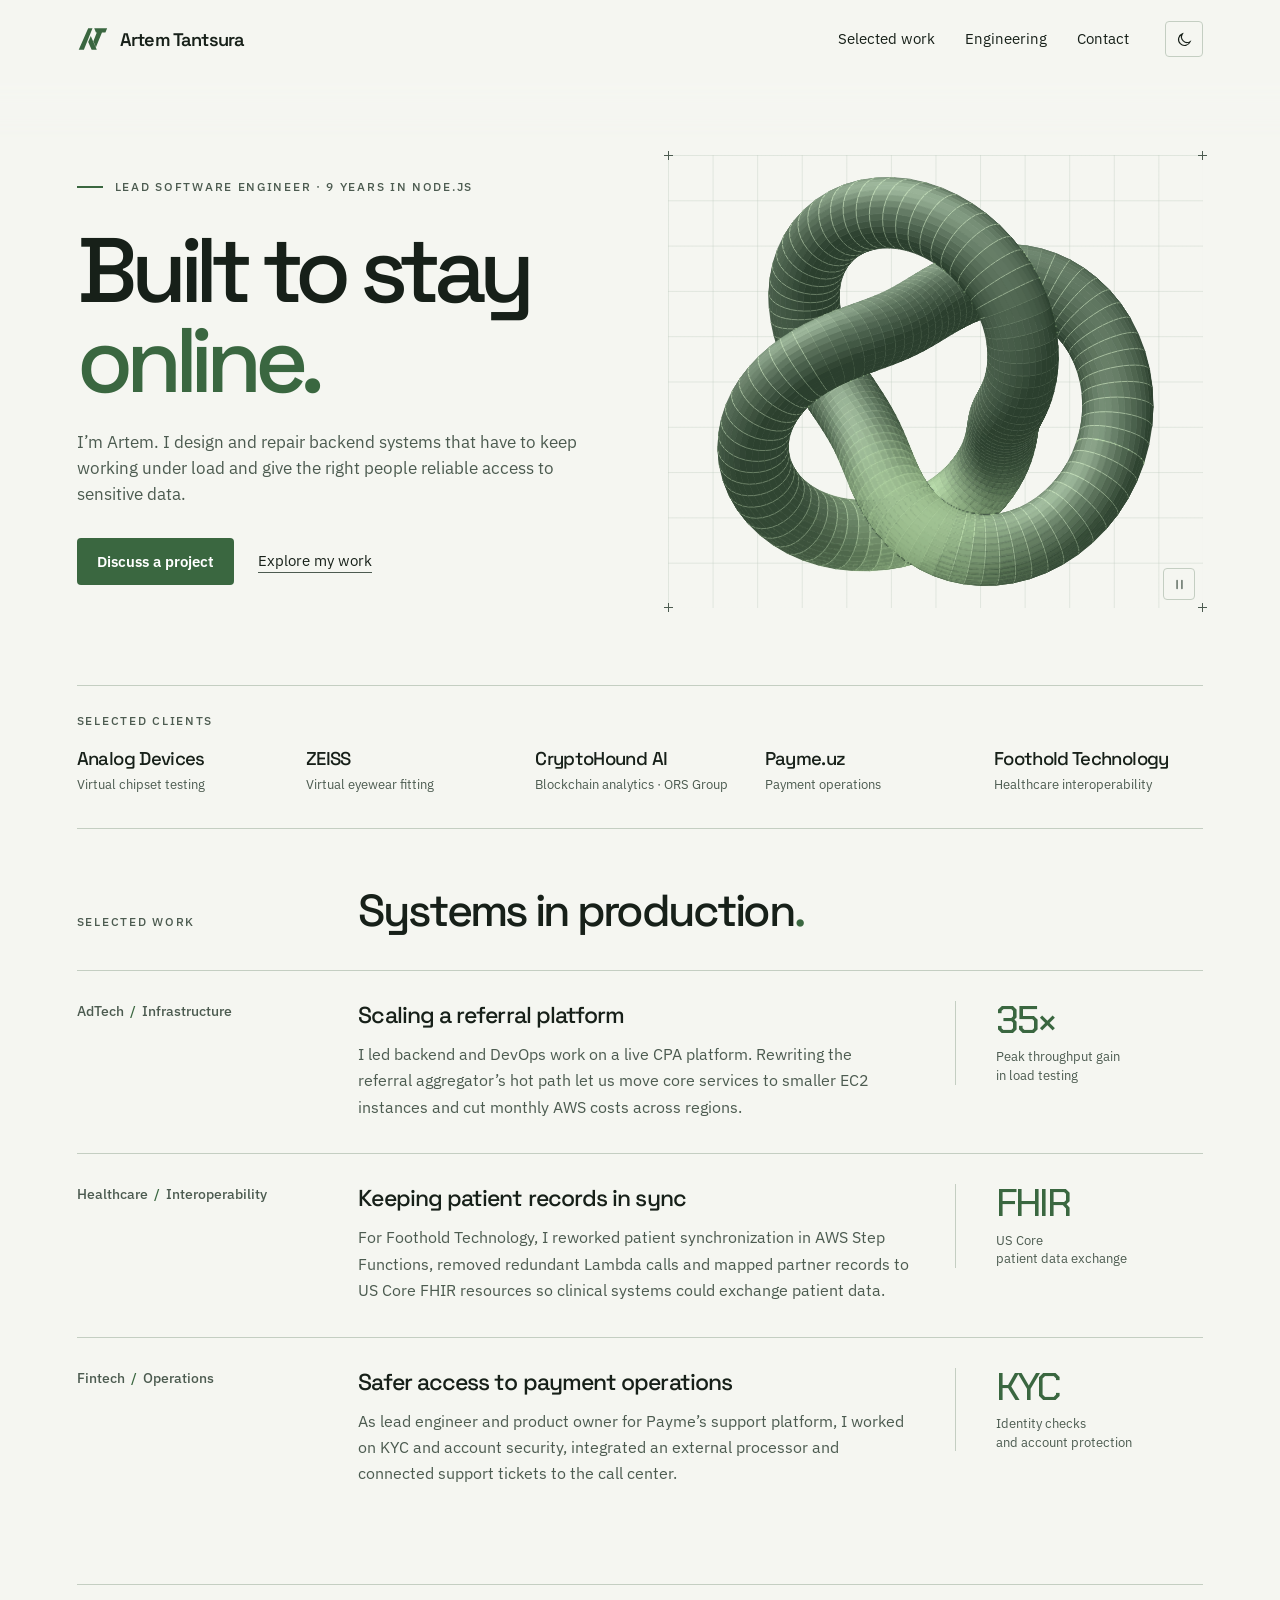
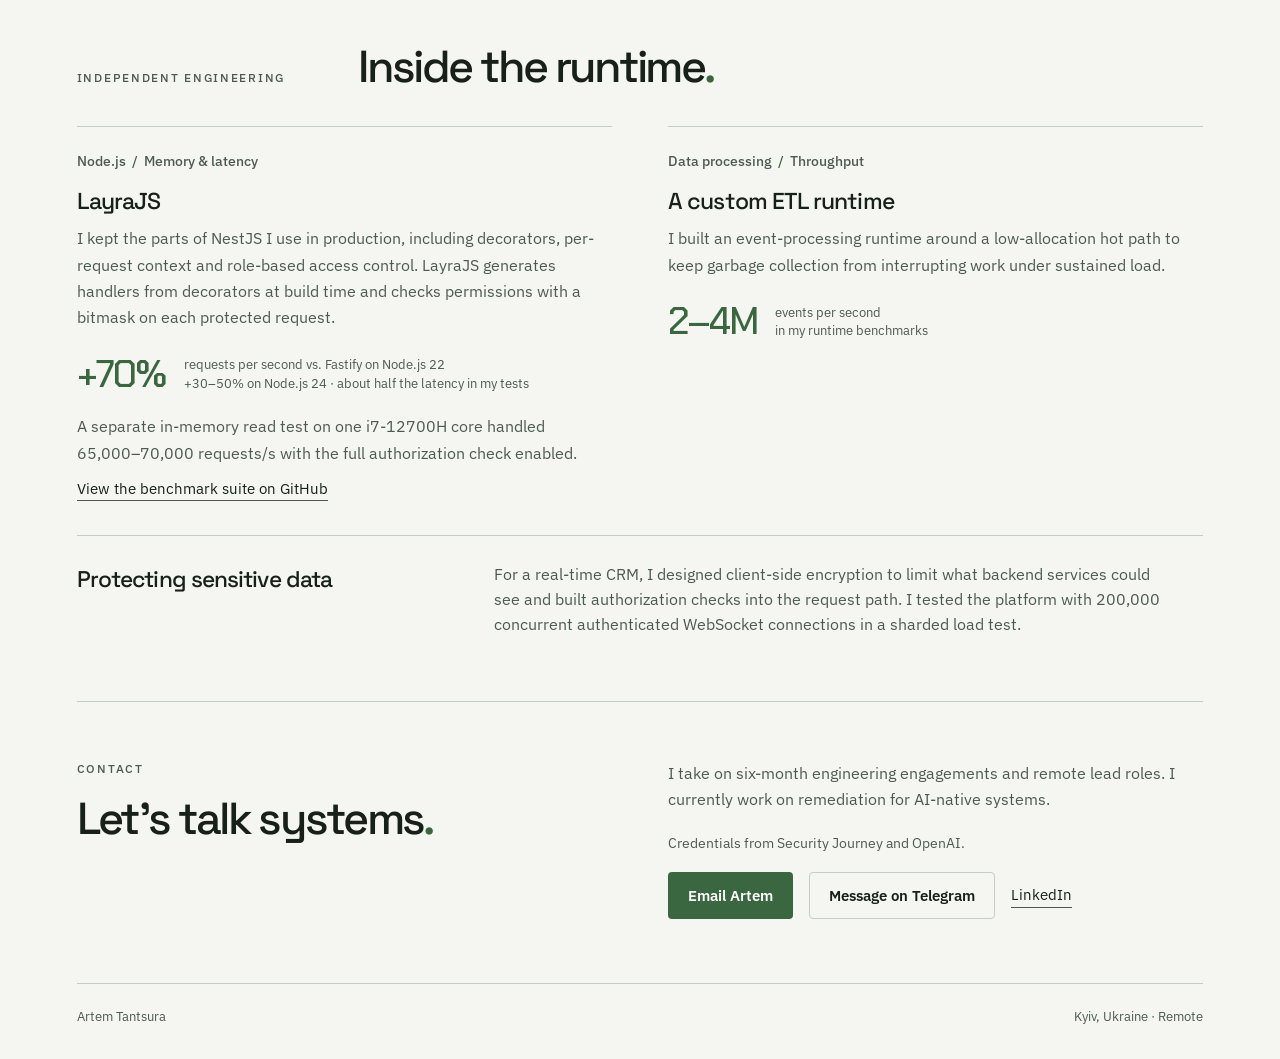
<file: index.html>
<!doctype html>
<html lang="en">
<head>
<meta charset="utf-8"><meta name="viewport" content="width=device-width, initial-scale=1">
<meta name="theme-color" content="#101412"><meta name="description" content="Artem Tantsura is a lead software engineer working on reliable backend systems, secure data access and high-throughput Node.js runtimes.">
<title>Artem Tantsura — Lead Software Engineer</title>
<link rel="canonical" href="https://artem-tantsura.com/">
<script type="application/ld+json">
{
  "@context": "https://schema.org",
  "@graph": [
    {
      "@type": "ProfilePage",
      "@id": "https://artem-tantsura.com/#profile",
      "url": "https://artem-tantsura.com/",
      "name": "Artem Tantsura — Lead Software Engineer",
      "inLanguage": "en",
      "mainEntity": {
        "@id": "https://artem-tantsura.com/#artem"
      }
    },
    {
      "@type": "Person",
      "@id": "https://artem-tantsura.com/#artem",
      "name": "Artem Tantsura",
      "jobTitle": "Lead Software Engineer",
      "url": "https://artem-tantsura.com/",
      "sameAs": [
        "https://www.linkedin.com/in/artem-t-pub01199507/"
      ],
      "knowsAbout": [
        "Node.js",
        "Backend reliability",
        "High-throughput event processing",
        "Role-based access control",
        "US Core FHIR",
        "AI-native software remediation"
      ]
    },
    {
      "@type": "SoftwareSourceCode",
      "@id": "https://artem-tantsura.com/#layra-benchmarks",
      "name": "LayraJS benchmark suite",
      "codeRepository": "https://github.com/dualitysol/layra-benchmarks",
      "author": {
        "@id": "https://artem-tantsura.com/#artem"
      },
      "subjectOf": {
        "@id": "https://artem-tantsura.com/#profile"
      }
    }
  ]
}
</script>
<script>try{const t=localStorage.getItem('appearance');document.documentElement.dataset.theme=t==='light'||t==='dark'?t:matchMedia('(prefers-color-scheme: light)').matches?'light':'dark'}catch{}</script>
<link rel="icon" href="assets/mark.svg" type="image/svg+xml"><link rel="stylesheet" href="style.css">
<link rel="stylesheet" href="https://fonts.googleapis.com/css2?family=Chakra+Petch:wght@500;600&amp;family=IBM+Plex+Sans:wght@400;500;600&amp;family=Space+Grotesk:wght@400;500;600;700&amp;display=swap">
<script src="app.js" defer></script>
</head>
<body>
<a href="#main" class="skip">Skip to content</a>
<header class="mast"><div class="wrap bar">
<a class="brand" href="#main"><svg viewBox="0 0 36 33" aria-hidden="true"><path fill="currentColor" d="M2 29 13 4h5L8 29zm11-9 3-7 7 16h-6zm7-16h15l-2 5h-4l-7 17-3-7 4-10h-1z"/></svg>Artem Tantsura</a>
<nav aria-label="Main navigation"><a href="#work">Selected work</a><a href="#engineering">Engineering</a><a href="#contact">Contact</a></nav>
<button id="appearance" class="theme" aria-label="Switch color theme" title="Switch color theme"><svg class="sun" viewBox="0 0 24 24" aria-hidden="true"><circle cx="12" cy="12" r="3.7"/><path d="M12 2v2m0 16v2M2 12h2m16 0h2M5 5l1.5 1.5m11 11L19 19M5 19l1.5-1.5m11-11L19 5"/></svg><svg class="moon" viewBox="0 0 24 24" aria-hidden="true"><path d="M20 15a8 8 0 0 1-11-11 8.5 8.5 0 1 0 11 11Z"/></svg></button>
</div></header>
<main id="main" class="wrap">
<section class="hero" aria-labelledby="intro"><div class="hero-copy"><p class="overline role"><span></span>Lead Software Engineer · 9 years in Node.js</p>
<h1 id="intro">Built to stay<br><em>online.</em></h1>
<p class="intro">I’m Artem. I design and repair backend systems that have to keep working under load and give the right people reliable access to sensitive data.</p>
<div class="actions"><a class="primary" href="mailto:tantsuraartem+hiring@gmail.com">Discuss a project</a><a class="secondary" href="#work">Explore my work</a></div></div>
<div class="plate"><span class="corner tl"></span><span class="corner tr"></span><span class="corner bl"></span><span class="corner br"></span><canvas id="sculpture" aria-hidden="true"></canvas><canvas id="tube-flow" aria-hidden="true"></canvas>
<button type="button" id="motion" class="flow-control" aria-label="Pause tube animation" hidden><svg viewBox="0 0 16 16" aria-hidden="true"><path class="pause-icon" d="M5 3v10m6-10v10"/><path class="play-icon" d="m5 3 7 5-7 5Z"/></svg></button></div>
</section>
<section class="clients" aria-labelledby="clients-title">
<h2 id="clients-title" class="overline">Selected clients</h2>
<ul class="client-list">
<li><strong>Analog Devices</strong><span>Virtual chipset testing</span></li>
<li><strong>ZEISS</strong><span>Virtual eyewear fitting</span></li>
<li><strong>CryptoHound AI</strong><span>Blockchain analytics · ORS Group</span></li>
<li><strong>Payme.uz</strong><span>Payment operations</span></li>
<li><strong>Foothold Technology</strong><span>Healthcare interoperability</span></li>
</ul>
</section>
<section id="work" class="section work"><div class="section-head"><p class="overline">Selected work</p><h2>Systems in production<span>.</span></h2></div>
<article class="case"><div class="case-meta">AdTech <i>/</i> Infrastructure</div><div class="case-copy"><h3>Scaling a referral platform</h3><p>I led backend and DevOps work on a live CPA platform. Rewriting the referral aggregator’s hot path let us move core services to smaller EC2 instances and cut monthly AWS costs across regions.</p></div><div class="outcome"><strong>35×</strong><small>Peak throughput gain<br>in load testing</small></div></article>
<article class="case"><div class="case-meta">Healthcare <i>/</i> Interoperability</div><div class="case-copy"><h3>Keeping patient records in sync</h3><p>For Foothold Technology, I reworked patient synchronization in AWS Step Functions, removed redundant Lambda calls and mapped partner records to US Core FHIR resources so clinical systems could exchange patient data.</p></div><div class="outcome"><strong>FHIR</strong><small>US Core<br>patient data exchange</small></div></article>
<article class="case"><div class="case-meta">Fintech <i>/</i> Operations</div><div class="case-copy"><h3>Safer access to payment operations</h3><p>As lead engineer and product owner for Payme’s support platform, I worked on KYC and account security, integrated an external processor and connected support tickets to the call center.</p></div><div class="outcome"><strong>KYC</strong><small>Identity checks<br>and account protection</small></div></article></section>
<section id="engineering" class="section"><div class="section-head"><p class="overline">Independent engineering</p><h2>Inside the runtime<span>.</span></h2></div><div class="notes">
<article><p class="case-meta">Node.js <i>/</i> Memory &amp; latency</p><h3>LayraJS</h3><p>I kept the parts of NestJS I use in production, including decorators, per-request context and role-based access control. LayraJS generates handlers from decorators at build time and checks permissions with a bitmask on each protected request.</p><div class="measure"><strong>+70%</strong><span>requests per second vs. Fastify on Node.js 22<br>+30–50% on Node.js 24 · about half the latency in my tests</span></div><p class="guarded-result">A separate in-memory read test on one i7-12700H core handled 65,000–70,000 requests/s with the full authorization check enabled.</p><a class="secondary benchmark-link" href="https://github.com/dualitysol/layra-benchmarks">View the benchmark suite on GitHub</a></article>
<article><p class="case-meta">Data processing <i>/</i> Throughput</p><h3>A custom ETL runtime</h3><p>I built an event-processing runtime around a low-allocation hot path to keep garbage collection from interrupting work under sustained load.</p><div class="measure"><strong>2–4M</strong><span>events per second<br>in my runtime benchmarks</span></div></article></div><aside class="privacy-note"><h3>Protecting sensitive data</h3><p>For a real-time CRM, I designed client-side encryption to limit what backend services could see and built authorization checks into the request path. I tested the platform with 200,000 concurrent authenticated WebSocket connections in a sharded load test.</p></aside></section>
<section id="contact" class="section contact"><div><p class="overline">Contact</p><h2>Let’s talk systems<span>.</span></h2></div><div><p>I take on six-month engineering engagements and remote lead roles. I currently work on remediation for AI-native systems.</p><p class="credentials">Credentials from Security Journey and OpenAI.</p><div class="contact-actions">
<a class="primary" href="mailto:tantsuraartem+hiring@gmail.com">Email Artem</a>
<a class="telegram" href="https://t.me/artem_t_node_engineer" aria-label="Message Artem on Telegram, @artem_t_node_engineer">Message on Telegram</a>
<a class="secondary" href="https://www.linkedin.com/in/artem-t-pub01199507/">LinkedIn</a>
</div></div></section>
</main><footer class="wrap"><span>Artem Tantsura</span><span>Kyiv, Ukraine · Remote</span></footer>
</body></html>
</file>
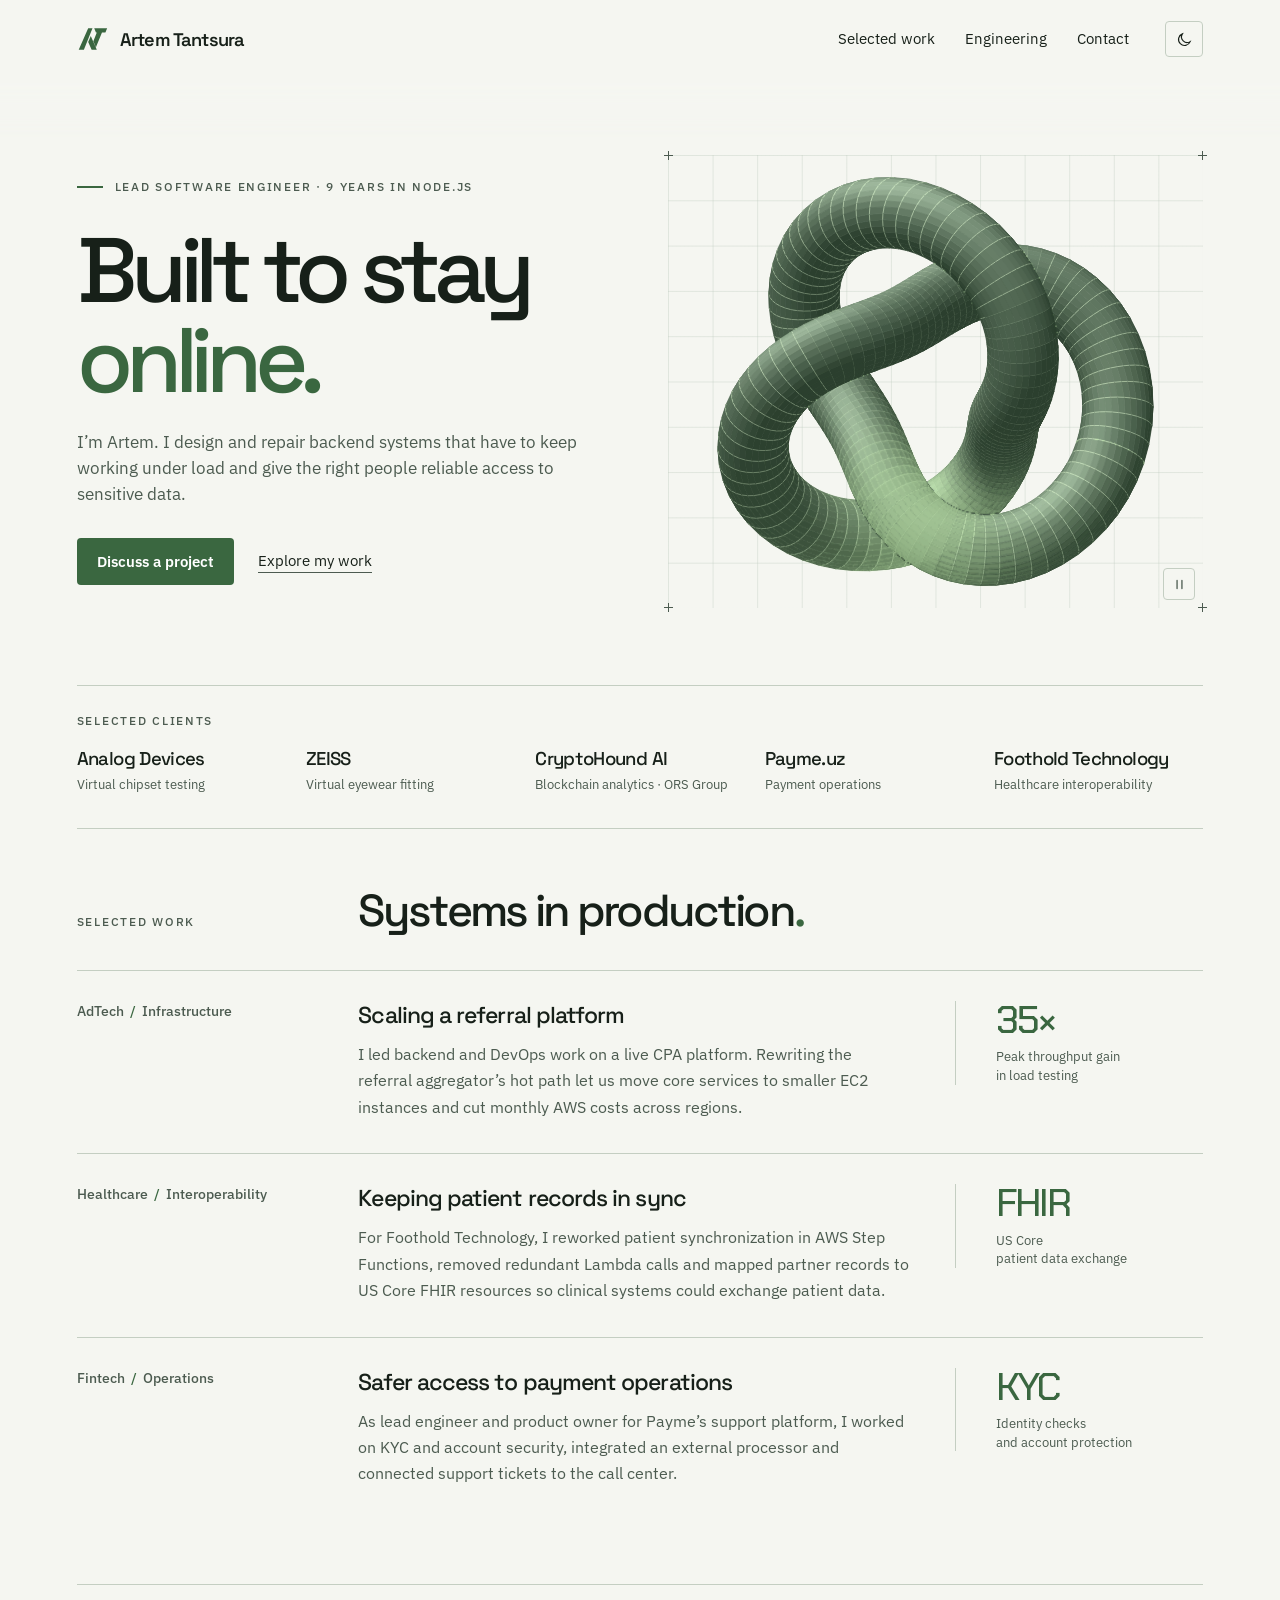
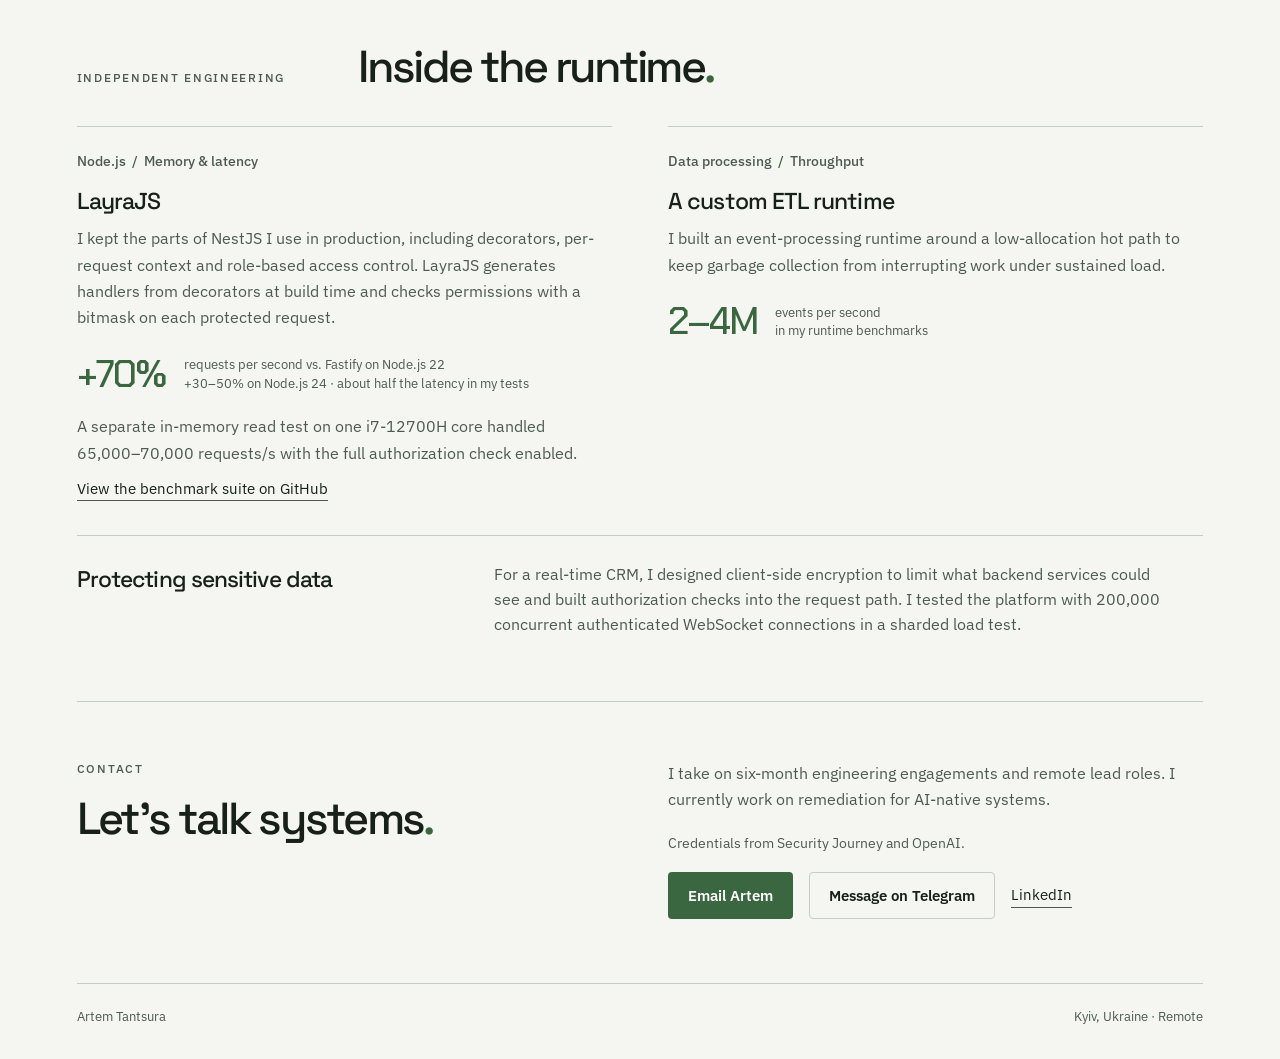
<file: public/index.html>
<!doctype html>
<html lang="en">
<head>
<meta charset="utf-8"><meta name="viewport" content="width=device-width, initial-scale=1">
<meta name="theme-color" content="#101412"><meta name="description" content="Node.js consulting for high-load systems, production reliability, performance bottlenecks and secure handling of sensitive data. Work with Artem Tantsura, lead software engineer.">
<title>Node.js Consultant for High-Load Systems | Artem Tantsura</title>
<meta property="og:type" content="profile"><meta property="og:title" content="Node.js Consultant for High-Load Systems | Artem Tantsura"><meta property="og:description" content="Consulting on Node.js performance, production reliability and secure systems handling sensitive data."><meta property="og:url" content="https://artem-tantsura.com/"><meta name="twitter:card" content="summary">
<link rel="canonical" href="https://artem-tantsura.com/">
<script type="application/ld+json">
{
  "@context": "https://schema.org",
  "@graph": [
    {
      "@type": "WebSite",
      "@id": "https://artem-tantsura.com/#profile",
      "url": "https://artem-tantsura.com/",
      "name": "Artem Tantsura — Node.js Consultant for High-Load Systems",
      "inLanguage": "en",
      "mainEntity": {
        "@id": "https://artem-tantsura.com/#artem"
      }
    },
    {
      "@type": "Person",
      "@id": "https://artem-tantsura.com/#artem",
      "name": "Artem Tantsura",
      "jobTitle": "Lead Software Engineer and Node.js Consultant",
      "description": "Node.js consulting for high-load system reliability, performance, and secure handling of sensitive data.",
      "url": "https://artem-tantsura.com/",
      "sameAs": [
        "https://www.linkedin.com/in/artem-t-pub01199507/"
      ],
      "knowsAbout": [
        "Node.js",
        "Backend reliability",
        "High-throughput event processing",
        "Role-based access control",
        "US Core FHIR",
        "AI-native software remediation"
      ]
    },
    {
      "@type": "SoftwareSourceCode",
      "@id": "https://artem-tantsura.com/#layra-benchmarks",
      "name": "LayraJS benchmark suite",
      "codeRepository": "https://github.com/dualitysol/layra-benchmarks",
      "author": {
        "@id": "https://artem-tantsura.com/#artem"
      },
      "subjectOf": {
        "@id": "https://artem-tantsura.com/#profile"
      }
    }
  ]
}
</script>
<script>try{const t=localStorage.getItem('appearance');document.documentElement.dataset.theme=t==='light'||t==='dark'?t:matchMedia('(prefers-color-scheme: light)').matches?'light':'dark'}catch{}</script>
<link rel="icon" href="assets/mark.svg" type="image/svg+xml"><link rel="stylesheet" href="style.css">
<link rel="stylesheet" href="https://fonts.googleapis.com/css2?family=Chakra+Petch:wght@500;600&amp;family=IBM+Plex+Sans:wght@400;500;600&amp;family=Space+Grotesk:wght@400;500;600;700&amp;display=swap">
<script src="app.js" defer></script>
</head>
<body>
<a href="#main" class="skip">Skip to content</a>
<header class="mast"><div class="wrap bar">
<a class="brand" href="#main"><svg viewBox="0 0 36 33" aria-hidden="true"><path fill="currentColor" d="M2 29 13 4h5L8 29zm11-9 3-7 7 16h-6zm7-16h15l-2 5h-4l-7 17-3-7 4-10h-1z"/></svg>Artem Tantsura</a>
<nav aria-label="Main navigation"><a href="#work">Selected work</a><a href="#engineering">Engineering</a><a href="#contact">Contact</a></nav>
<button id="appearance" class="theme" aria-label="Switch color theme" title="Switch color theme"><svg class="sun" viewBox="0 0 24 24" aria-hidden="true"><circle cx="12" cy="12" r="3.7"/><path d="M12 2v2m0 16v2M2 12h2m16 0h2M5 5l1.5 1.5m11 11L19 19M5 19l1.5-1.5m11-11L19 5"/></svg><svg class="moon" viewBox="0 0 24 24" aria-hidden="true"><path d="M20 15a8 8 0 0 1-11-11 8.5 8.5 0 1 0 11 11Z"/></svg></button>
</div></header>
<main id="main" class="wrap">
<section class="hero" aria-labelledby="intro"><div class="hero-copy"><p class="overline role"><span></span>Lead Software Engineer · 9 years in Node.js</p>
<h1 id="intro">Built to stay<br><em>online.</em></h1>
<p class="intro">I’m Artem. I design and repair backend systems that have to keep working under load and give the right people reliable access to sensitive data.</p>
<div class="actions"><a class="primary" href="mailto:tantsuraartem+hiring@gmail.com">Discuss a project</a><a class="secondary" href="#work">Explore my work</a></div></div>
<div class="plate"><span class="corner tl"></span><span class="corner tr"></span><span class="corner bl"></span><span class="corner br"></span><canvas id="sculpture" aria-hidden="true"></canvas><canvas id="tube-flow" aria-hidden="true"></canvas>
<button type="button" id="motion" class="flow-control" aria-label="Pause tube animation" hidden><svg viewBox="0 0 16 16" aria-hidden="true"><path class="pause-icon" d="M5 3v10m6-10v10"/><path class="play-icon" d="m5 3 7 5-7 5Z"/></svg></button></div>
</section>
<section class="clients" aria-labelledby="clients-title">
<h2 id="clients-title" class="overline">Selected clients</h2>
<ul class="client-list">
<li><strong>Analog Devices</strong><span>Virtual chipset testing</span></li>
<li><strong>ZEISS</strong><span>Virtual eyewear fitting</span></li>
<li><strong>CryptoHound AI</strong><span>Blockchain analytics · ORS Group</span></li>
<li><strong>Payme.uz</strong><span>Payment operations</span></li>
<li><strong>Foothold Technology</strong><span>Healthcare interoperability</span></li>
</ul>
</section>
<section id="work" class="section work"><div class="section-head"><p class="overline">Selected work</p><h2>Systems in production<span>.</span></h2></div>
<article class="case"><div class="case-meta">AdTech <i>/</i> Infrastructure</div><div class="case-copy"><h3>Scaling a referral platform</h3><p>I led backend and DevOps work on a live CPA platform. Rewriting the referral aggregator’s hot path let us move core services to smaller EC2 instances and cut monthly AWS costs across regions.</p></div><div class="outcome"><strong>35×</strong><small>Peak throughput gain<br>in load testing</small></div></article>
<article class="case"><div class="case-meta">Healthcare <i>/</i> Interoperability</div><div class="case-copy"><h3>Keeping patient records in sync</h3><p>For Foothold Technology, I reworked patient synchronization in AWS Step Functions, removed redundant Lambda calls and mapped partner records to US Core FHIR resources so clinical systems could exchange patient data.</p></div><div class="outcome"><strong>FHIR</strong><small>US Core<br>patient data exchange</small></div></article>
<article class="case"><div class="case-meta">Fintech <i>/</i> Operations</div><div class="case-copy"><h3>Safer access to payment operations</h3><p>As lead engineer and product owner for Payme’s support platform, I worked on KYC and account security, integrated an external processor and connected support tickets to the call center.</p></div><div class="outcome"><strong>KYC</strong><small>Identity checks<br>and account protection</small></div></article></section>
<section id="engineering" class="section"><div class="section-head"><p class="overline">Independent engineering</p><h2>Inside the runtime<span>.</span></h2></div><div class="notes">
<article><p class="case-meta">Node.js <i>/</i> Memory &amp; latency</p><h3>LayraJS</h3><p>I kept the parts of NestJS I use in production, including decorators, per-request context and role-based access control. LayraJS generates handlers from decorators at build time and checks permissions with a bitmask on each protected request.</p><div class="measure"><strong>+70%</strong><span>requests per second vs. Fastify on Node.js 22<br>+30–50% on Node.js 24 · about half the latency in my tests</span></div><p class="guarded-result">A separate in-memory read test on one i7-12700H core handled 65,000–70,000 requests/s with the full authorization check enabled.</p><a class="secondary benchmark-link" href="https://github.com/dualitysol/layra-benchmarks">View the benchmark suite on GitHub</a></article>
<article><p class="case-meta">Data processing <i>/</i> Throughput</p><h3>A custom ETL runtime</h3><p>I built an event-processing runtime around a low-allocation hot path to keep garbage collection from interrupting work under sustained load.</p><div class="measure"><strong>2–4M</strong><span>events per second<br>in my runtime benchmarks</span></div></article></div><aside class="privacy-note"><h3>Protecting sensitive data</h3><p>For a real-time CRM, I designed client-side encryption to limit what backend services could see and built authorization checks into the request path. I tested the platform with 200,000 concurrent authenticated WebSocket connections in a sharded load test.</p></aside></section>
<section id="contact" class="section contact"><div><p class="overline">Contact</p><h2>Let’s talk systems<span>.</span></h2></div><div><p>I take on six-month engineering engagements and remote lead roles. I currently work on remediation for AI-native systems.</p><p class="credentials">Credentials from Security Journey and OpenAI.</p><div class="contact-actions">
<a class="primary" href="mailto:tantsuraartem+hiring@gmail.com">Email Artem</a>
<a class="telegram" href="https://t.me/artem_t_node_engineer" aria-label="Message Artem on Telegram, @artem_t_node_engineer">Message on Telegram</a>
<a class="secondary" href="https://www.linkedin.com/in/artem-t-pub01199507/">LinkedIn</a>
</div></div></section>
</main><footer class="wrap"><span>Artem Tantsura</span><span>Kyiv, Ukraine · Remote</span></footer>
</body></html>
</file>
<file: style.css>
:root{color-scheme:dark;--bg:#101412;--fg:#eef1ea;--muted:#aab5ac;--accent:#afd79b;--ink:#172015;--line:#323b35;--grid:#303c33;--wash:#182019;--head:'Space Grotesk','Helvetica Neue',Arial,sans-serif;--body:'IBM Plex Sans',Arial,sans-serif;--num:'Chakra Petch','Space Grotesk',Arial,sans-serif}
:root[data-theme=light]{color-scheme:light;--bg:#f5f6f1;--fg:#172019;--muted:#4c5b50;--accent:#3a6740;--ink:#fff;--line:#c4cec2;--grid:#c3cfc3;--wash:#e7ede4}
*{box-sizing:border-box}html{scroll-behavior:smooth;scroll-padding-top:28px}body{margin:0;background:var(--bg);color:var(--fg);font:400 1rem/1.55 var(--body)}a{color:inherit;text-decoration:none}button,a{touch-action:manipulation}a:focus-visible,button:focus-visible{outline:2px solid var(--accent);outline-offset:5px}.skip{position:absolute;left:10px;top:-80px;background:var(--bg);padding:1rem;z-index:3}.skip:focus{top:0}.wrap{max-width:1520px;width:88%;margin-inline:auto}.mast{border-bottom:1px solid var(--line)}.bar,.brand,nav,.actions,.section-head,footer{display:flex;align-items:center}.bar{height:78px;gap:36px}.brand{font:600 1.14rem var(--head);letter-spacing:-.045em;gap:12px;margin-right:auto;white-space:nowrap}.brand svg{width:31px;height:30px;color:var(--accent)}nav{gap:30px}nav a,.secondary{font-size:.91rem}.theme{display:grid;place-items:center;width:38px;height:36px;background:transparent;color:var(--fg);border:1px solid var(--line);border-radius:4px;cursor:pointer}.theme svg{width:17px;fill:none;stroke:currentColor;stroke-width:1.65;stroke-linecap:round}.theme .moon,[data-theme=light] .theme .sun{display:none}[data-theme=light] .theme .moon{display:block}.hero{display:grid;grid-template-columns:1fr 1fr;align-items:center;gap:5%;padding:clamp(58px,6vw,110px) 0}.overline,.case-meta{font-family:var(--body);font-weight:500}.overline{color:var(--muted);text-transform:uppercase;font-size:.76rem;letter-spacing:.14em;margin:0}.role{display:flex;align-items:center;gap:12px}.role span{display:block;width:26px;height:2px;background:var(--accent)}h1,h2,h3,p{margin:0}h1,h2,h3{font-family:var(--head);font-weight:500}h1{font-size:clamp(5rem,7.15vw,7.9rem);letter-spacing:-.078em;line-height:.99;margin:29px 0 22px}h1 em{font-style:normal;color:var(--accent)}.intro{font-size:clamp(1.05rem,1.3vw,1.24rem);line-height:1.55;max-width:505px;color:var(--muted)}.actions{margin-top:31px;gap:24px}.primary{display:inline-flex;align-items:center;justify-content:center;background:var(--accent);color:var(--ink);border-radius:4px;font-weight:600;padding:12px 20px;font-size:.94rem}.secondary{display:inline-block;border-bottom:1px solid var(--muted)}a:hover{color:var(--accent)}.primary:hover{color:var(--ink);filter:brightness(1.08)}.theme:hover{border-color:var(--accent)}.plate{aspect-ratio:1.18;position:relative;min-width:0;background-image:linear-gradient(to right,color-mix(in srgb,var(--grid) 42%,transparent) 1px,transparent 1px),linear-gradient(to bottom,color-mix(in srgb,var(--grid) 42%,transparent) 1px,transparent 1px);background-size:calc(100% / 12) calc(100% / 10)}.plate canvas{width:100%;height:100%;display:block}.corner{position:absolute;width:9px;height:9px;color:var(--muted);z-index:1}.corner:before,.corner:after{content:'';display:block;position:absolute;background:currentColor}.corner:before{width:9px;height:1px;top:4px}.corner:after{width:1px;height:9px;left:4px}.tl{left:-4px;top:-4px}.tr{right:-4px;top:-4px}.bl{left:-4px;bottom:-4px}.br{right:-4px;bottom:-4px}.section{border-top:1px solid var(--line);padding:58px 0 64px}.section-head{align-items:baseline;gap:4%;margin-bottom:35px}.section-head>.overline,.case-meta{flex:none}.section-head>.overline{width:21%}h2{font-size:clamp(2.2rem,3.5vw,4.2rem);letter-spacing:-.06em;line-height:1.07}h2 span{color:var(--accent)}.case{display:grid;grid-template-columns:21% 1fr 22%;column-gap:4%;border-top:1px solid var(--line);padding:30px 0 33px;align-items:start}.case-meta{color:var(--muted);font-size:.86rem}.case-meta i{font-style:normal;color:var(--accent);padding:0 3px}.case-copy p,.notes article>p:not(.case-meta),.contact p:not(.overline){color:var(--muted);line-height:1.65}.case h3,.notes h3{font-size:clamp(1.35rem,1.8vw,1.8rem);letter-spacing:-.04em;line-height:1.22;margin:0 0 12px}.outcome{padding-left:16%;border-left:1px solid var(--line)}.outcome strong,.measure strong{display:block;color:var(--accent);font:500 clamp(2.1rem,3vw,3.4rem)/1 var(--num);letter-spacing:-.05em}.outcome small,.measure span{display:block;color:var(--muted);font-size:.83rem;line-height:1.4;margin-top:8px}.notes{display:grid;grid-template-columns:1fr 1fr;gap:5%}.notes article{border-top:1px solid var(--line);padding:24px 0 0;display:flex;flex-direction:column}.notes h3{margin:15px 0 10px}.notes article>p{max-width:530px}.measure{padding-top:24px;margin-top:auto;display:flex;gap:18px;align-items:center}.measure span{margin:0}.contact{display:grid;grid-template-columns:1fr 1fr;gap:5%}.contact .overline{margin-bottom:16px}.contact p:not(.overline){margin-bottom:18px;max-width:510px}
.contact-actions{display:flex;align-items:center;flex-wrap:wrap;gap:12px 16px}
.contact-actions .telegram{display:inline-flex;align-items:center;justify-content:center;padding:11px 19px;border:1px solid var(--line);border-radius:4px;font-size:.94rem;font-weight:600}
.contact-actions .telegram:hover{border-color:var(--accent);color:var(--accent)}
footer{border-top:1px solid var(--line);padding:22px 0 32px;justify-content:space-between;color:var(--muted);font-size:.84rem}
@media(max-width:850px){.wrap{width:90%}.hero{gap:3%}h1{font-size:clamp(4.2rem,8vw,5.5rem)}.case{grid-template-columns:17% 1fr 19%}.section-head>.overline{width:17%}.outcome{padding-left:10%}}
@media(max-width:660px){.bar{height:auto;min-height:66px;flex-wrap:wrap;gap:0}.brand{min-height:62px}.theme{order:2}nav{order:3;width:100%;gap:24px;padding:0 0 13px}nav a{font-size:.88rem}.hero{grid-template-columns:1fr;padding:38px 0;gap:30px}h1{font-size:clamp(4.1rem,13.5vw,5.7rem);margin:20px 0 16px}.actions{margin-top:22px}.plate{aspect-ratio:1.65}.section{padding:34px 0}.section-head,.contact{display:block}.section-head{margin-bottom:24px}.section-head>.overline{width:auto;margin-bottom:12px}.case{grid-template-columns:1fr;gap:13px;padding:23px 0}.outcome{padding-left:14px;display:flex;align-items:center;gap:16px}.outcome small{margin:0}.notes{grid-template-columns:1fr;gap:26px}.contact h2{margin-bottom:18px}.brand{font-size:1.08rem}}@media(prefers-reduced-motion:reduce){html{scroll-behavior:auto}}
.privacy-note{border-top:1px solid var(--line);margin-top:34px;padding-top:26px;display:grid;grid-template-columns:32% 1fr;gap:5%}.privacy-note h3{font-size:1.42rem;letter-spacing:-.04em}.privacy-note p{color:var(--muted);max-width:670px}.contact .credentials{font-size:.89rem}@media(max-width:660px){.privacy-note{grid-template-columns:1fr;gap:10px}.role{font-size:.71rem;letter-spacing:.1em}}
.clients{border-top:1px solid var(--line);padding:28px 0 34px}
.clients h2{font-family:var(--body);font-size:.76rem;letter-spacing:.14em}
.client-list{list-style:none;padding:0;margin:20px 0 0;display:grid;grid-template-columns:repeat(5,minmax(0,1fr));gap:20px}
.client-list strong{display:block;font:500 clamp(1.05rem,1.45vw,1.4rem)/1.25 var(--head);letter-spacing:-.035em}
.client-list span{display:block;color:var(--muted);font-size:.84rem;line-height:1.4;margin-top:5px}
.notes .guarded-result{margin-top:20px}.benchmark-link{align-self:flex-start;margin-top:12px}.notes:has(.benchmark-link) .measure{margin-top:0}
@media(max-width:850px){.client-list{grid-template-columns:repeat(3,minmax(0,1fr));row-gap:22px}}
@media(max-width:540px){.client-list{grid-template-columns:repeat(2,minmax(0,1fr))}}

/* Keep anchor targets below the full fade, including the two-row mobile header. */
html{
  --header-fade:clamp(44px,5vw,72px);
  scroll-padding-top:calc(var(--mast-height,78px) + var(--header-fade) + 12px);
}
.mast{
  position:sticky;top:0;z-index:10;isolation:isolate;
  border-bottom:0;
  background:var(--bg);
  background:color-mix(in srgb,var(--bg) 97%,transparent);
  -webkit-backdrop-filter:blur(16px);
  backdrop-filter:blur(16px);
}
.mast::after{
  content:"";position:absolute;top:100%;left:0;right:0;
  height:var(--header-fade);pointer-events:none;
  background:var(--bg);
  -webkit-mask-image:linear-gradient(to bottom,#000 0%,rgba(0,0,0,.93) 16%,rgba(0,0,0,.70) 38%,rgba(0,0,0,.30) 64%,rgba(0,0,0,.07) 84%,transparent 100%);
  mask-image:linear-gradient(to bottom,#000 0%,rgba(0,0,0,.93) 16%,rgba(0,0,0,.70) 38%,rgba(0,0,0,.30) 64%,rgba(0,0,0,.07) 84%,transparent 100%);
}
.skip{position:fixed;z-index:12}
#tube-flow{position:absolute;inset:0;pointer-events:none}
.flow-control{
  position:absolute;bottom:8px;right:8px;width:32px;height:32px;display:grid;place-items:center;
  background:var(--bg);color:var(--muted);border:1px solid var(--line);border-radius:4px;cursor:pointer
}
.flow-control[hidden],.flow-control .play-icon,.flow-control[data-paused=true] .pause-icon{display:none}
.flow-control[data-paused=true] .play-icon{display:block}
.flow-control:hover{color:var(--accent);border-color:var(--accent)}
.flow-control svg{width:13px;fill:none;stroke:currentColor;stroke-width:1.6;stroke-linecap:round;stroke-linejoin:round}
</file>
<file: public/style.css>
:root{color-scheme:dark;--bg:#101412;--fg:#eef1ea;--muted:#aab5ac;--accent:#afd79b;--ink:#172015;--line:#323b35;--grid:#303c33;--wash:#182019;--head:'Space Grotesk','Helvetica Neue',Arial,sans-serif;--body:'IBM Plex Sans',Arial,sans-serif;--num:'Chakra Petch','Space Grotesk',Arial,sans-serif}
:root[data-theme=light]{color-scheme:light;--bg:#f5f6f1;--fg:#172019;--muted:#4c5b50;--accent:#3a6740;--ink:#fff;--line:#c4cec2;--grid:#c3cfc3;--wash:#e7ede4}
*{box-sizing:border-box}html{scroll-behavior:smooth;scroll-padding-top:28px}body{margin:0;background:var(--bg);color:var(--fg);font:400 1rem/1.55 var(--body)}a{color:inherit;text-decoration:none}button,a{touch-action:manipulation}a:focus-visible,button:focus-visible{outline:2px solid var(--accent);outline-offset:5px}.skip{position:absolute;left:10px;top:-80px;background:var(--bg);padding:1rem;z-index:3}.skip:focus{top:0}.wrap{max-width:1520px;width:88%;margin-inline:auto}.mast{border-bottom:1px solid var(--line)}.bar,.brand,nav,.actions,.section-head,footer{display:flex;align-items:center}.bar{height:78px;gap:36px}.brand{font:600 1.14rem var(--head);letter-spacing:-.045em;gap:12px;margin-right:auto;white-space:nowrap}.brand svg{width:31px;height:30px;color:var(--accent)}nav{gap:30px}nav a,.secondary{font-size:.91rem}.theme{display:grid;place-items:center;width:38px;height:36px;background:transparent;color:var(--fg);border:1px solid var(--line);border-radius:4px;cursor:pointer}.theme svg{width:17px;fill:none;stroke:currentColor;stroke-width:1.65;stroke-linecap:round}.theme .moon,[data-theme=light] .theme .sun{display:none}[data-theme=light] .theme .moon{display:block}.hero{display:grid;grid-template-columns:1fr 1fr;align-items:center;gap:5%;padding:clamp(58px,6vw,110px) 0}.overline,.case-meta{font-family:var(--body);font-weight:500}.overline{color:var(--muted);text-transform:uppercase;font-size:.76rem;letter-spacing:.14em;margin:0}.role{display:flex;align-items:center;gap:12px}.role span{display:block;width:26px;height:2px;background:var(--accent)}h1,h2,h3,p{margin:0}h1,h2,h3{font-family:var(--head);font-weight:500}h1{font-size:clamp(5rem,7.15vw,7.9rem);letter-spacing:-.078em;line-height:.99;margin:29px 0 22px}h1 em{font-style:normal;color:var(--accent)}.intro{font-size:clamp(1.05rem,1.3vw,1.24rem);line-height:1.55;max-width:505px;color:var(--muted)}.actions{margin-top:31px;gap:24px}.primary{display:inline-flex;align-items:center;justify-content:center;background:var(--accent);color:var(--ink);border-radius:4px;font-weight:600;padding:12px 20px;font-size:.94rem}.secondary{display:inline-block;border-bottom:1px solid var(--muted)}a:hover{color:var(--accent)}.primary:hover{color:var(--ink);filter:brightness(1.08)}.theme:hover{border-color:var(--accent)}.plate{aspect-ratio:1.18;position:relative;min-width:0;background-image:linear-gradient(to right,color-mix(in srgb,var(--grid) 42%,transparent) 1px,transparent 1px),linear-gradient(to bottom,color-mix(in srgb,var(--grid) 42%,transparent) 1px,transparent 1px);background-size:calc(100% / 12) calc(100% / 10)}.plate canvas{width:100%;height:100%;display:block}.corner{position:absolute;width:9px;height:9px;color:var(--muted);z-index:1}.corner:before,.corner:after{content:'';display:block;position:absolute;background:currentColor}.corner:before{width:9px;height:1px;top:4px}.corner:after{width:1px;height:9px;left:4px}.tl{left:-4px;top:-4px}.tr{right:-4px;top:-4px}.bl{left:-4px;bottom:-4px}.br{right:-4px;bottom:-4px}.section{border-top:1px solid var(--line);padding:58px 0 64px}.section-head{align-items:baseline;gap:4%;margin-bottom:35px}.section-head>.overline,.case-meta{flex:none}.section-head>.overline{width:21%}h2{font-size:clamp(2.2rem,3.5vw,4.2rem);letter-spacing:-.06em;line-height:1.07}h2 span{color:var(--accent)}.case{display:grid;grid-template-columns:21% 1fr 22%;column-gap:4%;border-top:1px solid var(--line);padding:30px 0 33px;align-items:start}.case-meta{color:var(--muted);font-size:.86rem}.case-meta i{font-style:normal;color:var(--accent);padding:0 3px}.case-copy p,.notes article>p:not(.case-meta),.contact p:not(.overline){color:var(--muted);line-height:1.65}.case h3,.notes h3{font-size:clamp(1.35rem,1.8vw,1.8rem);letter-spacing:-.04em;line-height:1.22;margin:0 0 12px}.outcome{padding-left:16%;border-left:1px solid var(--line)}.outcome strong,.measure strong{display:block;color:var(--accent);font:500 clamp(2.1rem,3vw,3.4rem)/1 var(--num);letter-spacing:-.05em}.outcome small,.measure span{display:block;color:var(--muted);font-size:.83rem;line-height:1.4;margin-top:8px}.notes{display:grid;grid-template-columns:1fr 1fr;gap:5%}.notes article{border-top:1px solid var(--line);padding:24px 0 0;display:flex;flex-direction:column}.notes h3{margin:15px 0 10px}.notes article>p{max-width:530px}.measure{padding-top:24px;margin-top:auto;display:flex;gap:18px;align-items:center}.measure span{margin:0}.contact{display:grid;grid-template-columns:1fr 1fr;gap:5%}.contact .overline{margin-bottom:16px}.contact p:not(.overline){margin-bottom:18px;max-width:510px}
.contact-actions{display:flex;align-items:center;flex-wrap:wrap;gap:12px 16px}
.contact-actions .telegram{display:inline-flex;align-items:center;justify-content:center;padding:11px 19px;border:1px solid var(--line);border-radius:4px;font-size:.94rem;font-weight:600}
.contact-actions .telegram:hover{border-color:var(--accent);color:var(--accent)}
footer{border-top:1px solid var(--line);padding:22px 0 32px;justify-content:space-between;color:var(--muted);font-size:.84rem}
@media(max-width:850px){.wrap{width:90%}.hero{gap:3%}h1{font-size:clamp(4.2rem,8vw,5.5rem)}.case{grid-template-columns:17% 1fr 19%}.section-head>.overline{width:17%}.outcome{padding-left:10%}}
@media(max-width:660px){.bar{height:auto;min-height:66px;flex-wrap:wrap;gap:0}.brand{min-height:62px}.theme{order:2}nav{order:3;width:100%;gap:24px;padding:0 0 13px}nav a{font-size:.88rem}.hero{grid-template-columns:1fr;padding:38px 0;gap:30px}h1{font-size:clamp(4.1rem,13.5vw,5.7rem);margin:20px 0 16px}.actions{margin-top:22px}.plate{aspect-ratio:1.65}.section{padding:34px 0}.section-head,.contact{display:block}.section-head{margin-bottom:24px}.section-head>.overline{width:auto;margin-bottom:12px}.case{grid-template-columns:1fr;gap:13px;padding:23px 0}.outcome{padding-left:14px;display:flex;align-items:center;gap:16px}.outcome small{margin:0}.notes{grid-template-columns:1fr;gap:26px}.contact h2{margin-bottom:18px}.brand{font-size:1.08rem}}@media(prefers-reduced-motion:reduce){html{scroll-behavior:auto}}
.privacy-note{border-top:1px solid var(--line);margin-top:34px;padding-top:26px;display:grid;grid-template-columns:32% 1fr;gap:5%}.privacy-note h3{font-size:1.42rem;letter-spacing:-.04em}.privacy-note p{color:var(--muted);max-width:670px}.contact .credentials{font-size:.89rem}@media(max-width:660px){.privacy-note{grid-template-columns:1fr;gap:10px}.role{font-size:.71rem;letter-spacing:.1em}}
.clients{border-top:1px solid var(--line);padding:28px 0 34px}
.clients h2{font-family:var(--body);font-size:.76rem;letter-spacing:.14em}
.client-list{list-style:none;padding:0;margin:20px 0 0;display:grid;grid-template-columns:repeat(5,minmax(0,1fr));gap:20px}
.client-list strong{display:block;font:500 clamp(1.05rem,1.45vw,1.4rem)/1.25 var(--head);letter-spacing:-.035em}
.client-list span{display:block;color:var(--muted);font-size:.84rem;line-height:1.4;margin-top:5px}
.notes .guarded-result{margin-top:20px}.benchmark-link{align-self:flex-start;margin-top:12px}.notes:has(.benchmark-link) .measure{margin-top:0}
@media(max-width:850px){.client-list{grid-template-columns:repeat(3,minmax(0,1fr));row-gap:22px}}
@media(max-width:540px){.client-list{grid-template-columns:repeat(2,minmax(0,1fr))}}

/* Keep anchor targets below the full fade, including the two-row mobile header. */
html{
  --header-fade:clamp(44px,5vw,72px);
  scroll-padding-top:calc(var(--mast-height,78px) + var(--header-fade) + 12px);
}
.mast{
  position:sticky;top:0;z-index:10;isolation:isolate;
  border-bottom:0;
  background:var(--bg);
  background:color-mix(in srgb,var(--bg) 97%,transparent);
  -webkit-backdrop-filter:blur(16px);
  backdrop-filter:blur(16px);
}
.mast::after{
  content:"";position:absolute;top:100%;left:0;right:0;
  height:var(--header-fade);pointer-events:none;
  background:var(--bg);
  -webkit-mask-image:linear-gradient(to bottom,#000 0%,rgba(0,0,0,.93) 16%,rgba(0,0,0,.70) 38%,rgba(0,0,0,.30) 64%,rgba(0,0,0,.07) 84%,transparent 100%);
  mask-image:linear-gradient(to bottom,#000 0%,rgba(0,0,0,.93) 16%,rgba(0,0,0,.70) 38%,rgba(0,0,0,.30) 64%,rgba(0,0,0,.07) 84%,transparent 100%);
}
.skip{position:fixed;z-index:12}
#tube-flow{position:absolute;inset:0;pointer-events:none}
.flow-control{
  position:absolute;bottom:8px;right:8px;width:32px;height:32px;display:grid;place-items:center;
  background:var(--bg);color:var(--muted);border:1px solid var(--line);border-radius:4px;cursor:pointer
}
.flow-control[hidden],.flow-control .play-icon,.flow-control[data-paused=true] .pause-icon{display:none}
.flow-control[data-paused=true] .play-icon{display:block}
.flow-control:hover{color:var(--accent);border-color:var(--accent)}
.flow-control svg{width:13px;fill:none;stroke:currentColor;stroke-width:1.6;stroke-linecap:round;stroke-linejoin:round}
</file>
